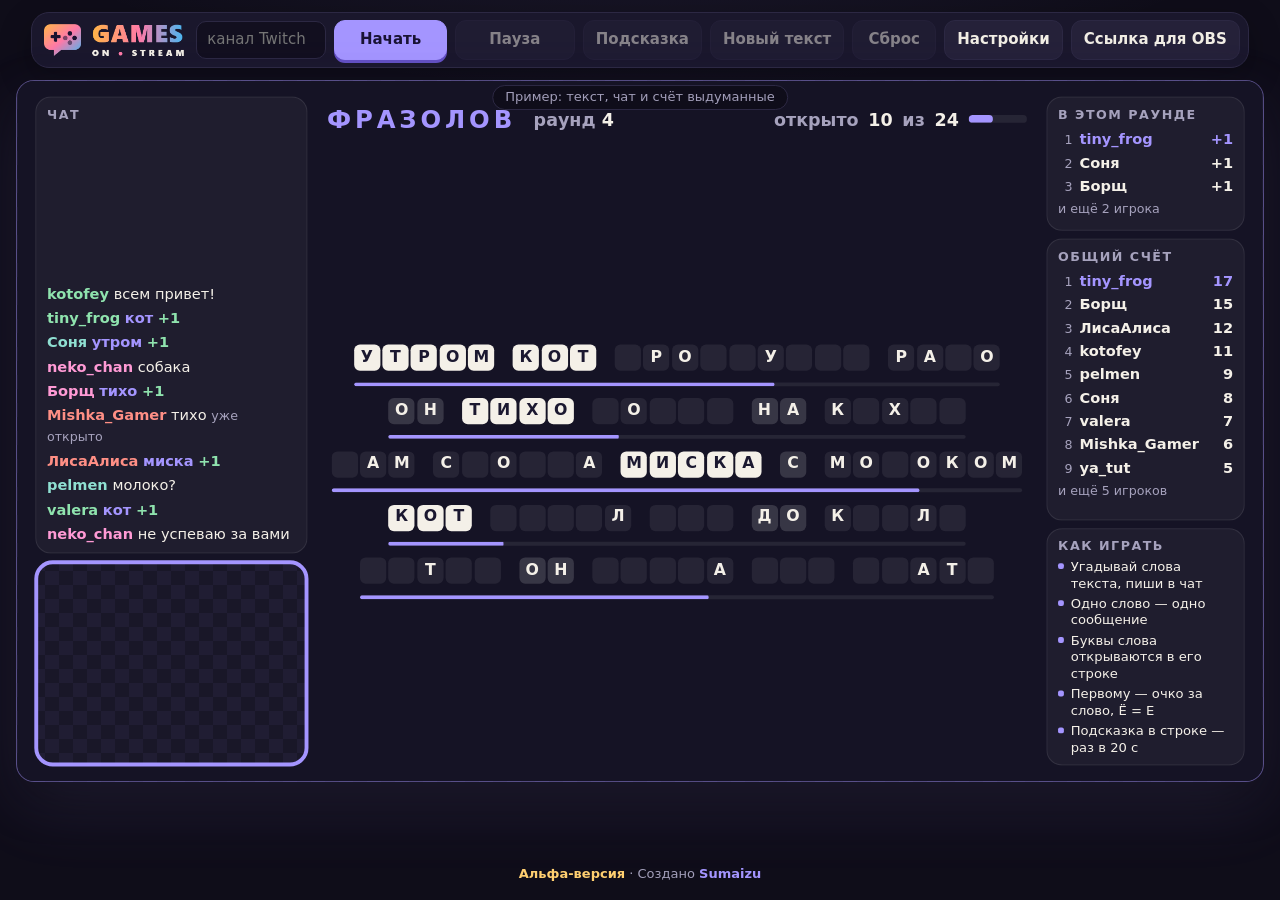
<file: site/index.html>
<!doctype html>
<html lang="ru">
<head>
<meta charset="utf-8">
<meta name="viewport" content="width=device-width, initial-scale=1">
<title>Фразолов — угадай текст вместе с чатом Twitch</title>
<meta name="description" content="Игра для чата Twitch на русском: загадан короткий текст из пяти предложений, зрители пишут в чат слова из него, и буквы угаданного слова открываются в его строке. Играй прямо в браузере или вставь ссылку в OBS — ставить ничего не нужно.">
<link rel="icon" href="data:image/svg+xml,%3Csvg xmlns='http://www.w3.org/2000/svg' viewBox='0 0 32 32'%3E%3Crect width='32' height='32' rx='7' fill='%23a495ff'/%3E%3Ctext x='16' y='24' font-family='Arial' font-weight='900' font-size='22' text-anchor='middle' fill='%23191334'%3EФ%3C/text%3E%3C/svg%3E">
<link rel="stylesheet" href="css/page.css">
</head>
<body>
<main class="page">
  <header class="top">
    <a class="logo" href="https://gamesonstream.ru/" title="Все игры"><img src="images/logo.png" alt="Games on Stream" width="527" height="121"></a>
    <form class="controls" id="start" autocomplete="off">
      <input type="text" id="s-channel" placeholder="канал Twitch" spellcheck="false" aria-label="Канал Twitch">
      <button type="submit" class="primary" id="play">Начать</button>
      <button type="button" id="pause" disabled>Пауза</button>
      <button type="button" id="hint" disabled>Подсказка</button>
      <button type="button" id="skip" disabled>Новый текст</button>
      <button type="button" id="reset" title="Обнулить общий счёт" disabled>Сброс</button>
      <button type="button" id="toggle-settings" aria-expanded="false" aria-controls="settings">Настройки</button>
      <button type="button" id="toggle-link" aria-expanded="false" aria-controls="link-panel">Ссылка для OBS</button>
    </form>
    <section class="panel popover" id="link-panel" hidden>
      <div class="row">
        <input type="text" id="link" readonly aria-label="Ссылка на оверлей">
        <button type="button" id="copy">Копировать</button>
      </div>
      <p class="status" id="link-status"></p>
      <p class="hint">Вставь ссылку в источник «Браузер» в OBS, размер 1920×1080 (у минималистичного оверлея — 640×1080). Игра начинается через 10 секунд после того, как источник появился на экране, и останавливается, когда он скрыт. Игра сообщает сайту название канала и время игры — только для статистики автора, кто играет.</p>
    </section>
  </header>

  <div class="layout" id="layout">
    <div class="stage">
      <div class="screen">
        <iframe id="game" title="Фразолов"></iframe>
        <p class="note" id="example-note">Пример: текст, чат и счёт выдуманные</p>
      </div>
    </div>

    <form class="panel settings" id="settings" autocomplete="off" hidden>
      <label class="check first"><input type="checkbox" id="s-mini"><span>Минималистичный оверлей <span class="hint">вертикальный, 640×1080, без фона: только текст</span></span></label>
      <fieldset>
        <legend>Раунд</legend>
        <div class="field">
          <label for="s-hint_every">Подсказка</label>
          <div class="row"><input type="number" id="s-hint_every" min="0" max="3600"><span class="hint">секунд без угаданных слов в строке — и в ней открывается одна буква</span></div>
          <p class="hint">0 — без подсказок</p>
        </div>
        <div class="field">
          <label for="s-pause">Пауза между раундами</label>
          <div class="row"><input type="number" id="s-pause" min="3" max="3600"><span class="hint">секунд</span></div>
        </div>
        <div class="field">
          <label for="s-round_time">Лимит времени на раунд</label>
          <div class="row"><input type="number" id="s-round_time" min="0" max="7200"><span class="hint">секунд</span></div>
          <p class="hint">0 — раунд идёт, пока не открыт весь текст</p>
        </div>
      </fieldset>

      <fieldset>
        <legend>Чат</legend>
        <label class="check">
          <input type="checkbox" id="s-chat_commands">
          <span>Команды для стримера и модераторов
            <span class="hint"><code>!фразолов-раунд</code> — закончить раунд</span>
            <span class="hint"><code>!фразолов-пауза</code> — пауза, ещё раз — продолжить</span>
            <span class="hint"><code>!фразолов-сброс</code> — обнулить общий счёт</span>
          </span>
        </label>
      </fieldset>

      <fieldset>
        <legend>Общий счёт</legend>
        <div class="field">
          <label for="s-reset_mode">Сбрасывать</label>
          <select id="s-reset_mode">
            <option value="never">только вручную: кнопкой или командой</option>
            <option value="day">каждый день</option>
            <option value="week">каждую неделю, в понедельник</option>
            <option value="month">каждый месяц, первого числа</option>
            <option value="timer">по таймеру</option>
          </select>
        </div>
        <div class="field" id="reset-hour-field">
          <label for="s-reset_hour">В котором часу</label>
          <div class="row"><input type="number" id="s-reset_hour" min="0" max="23"><span class="hint">часов, по времени компьютера с игрой</span></div>
        </div>
        <div class="field" id="reset-hours-field">
          <label for="s-reset_hours">Таймер</label>
          <div class="row"><span class="hint">каждые</span><input type="number" id="s-reset_hours" min="1" max="720"><span class="hint">часов</span></div>
        </div>
      </fieldset>

      <fieldset>
        <legend>Звук</legend>
        <label class="check"><input type="checkbox" id="s-sound"><span>Звуки игры</span></label>
        <div class="field">
          <label for="s-volume">Громкость</label>
          <div class="row">
            <input type="range" id="s-volume" min="0" max="100" step="5">
            <span class="hint" id="volume-text"></span>
            <button type="button" id="listen">Послушать</button>
          </div>
        </div>
      </fieldset>

      <fieldset id="webcam-field">
        <legend>Вид</legend>
        <div class="field">
          <span class="label" id="webcam-label">Окошко под вебку</span>
          <div class="switch" role="group" aria-labelledby="webcam-label">
            <button type="button" data-webcam="none">Без вебки</button><button type="button" data-webcam="cam">С вебкой</button><button type="button" data-webcam="vtuber">Витубер</button>
          </div>
        </div>
      </fieldset>

      <div class="footer"><button type="button" class="quiet" id="defaults">Рекомендуемые настройки</button></div>
    </form>
  </div>
  <footer class="foot">
    <p class="tagline" id="status"></p>
    <p class="author"><span class="alpha">Альфа-версия</span> · Создано <a href="https://twitch.tv/sumaizu" target="_blank" rel="noopener">Sumaizu</a></p>
  </footer>
</main>
<script type="module" src="js/page.js"></script>
</body>
</html>
</file>
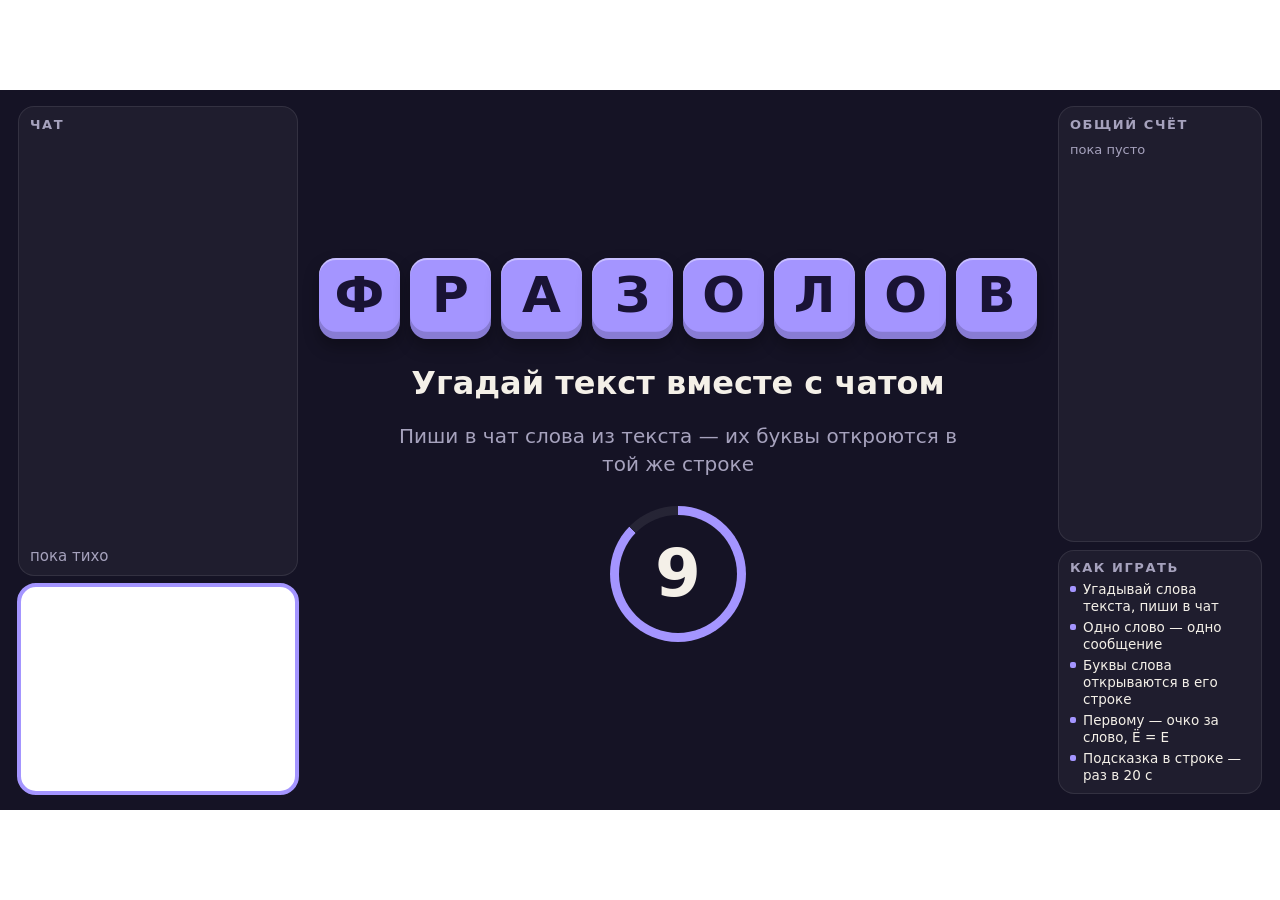
<file: site/overlay.html>
<!doctype html>
<html lang="ru">
<head>
<meta charset="utf-8">
<meta name="viewport" content="width=device-width, initial-scale=1">
<title>Фразолов</title>
<link rel="stylesheet" href="css/overlay.css">
</head>
<body>
<div id="stage" hidden>
  <div class="card" id="card">
    <div class="cam"></div>
    <section class="main" id="main">
      <header class="head" id="head">
        <img class="logo" src="images/logo.png" alt="Games on Stream">
        <div class="brand">Фразолов</div>
        <div class="brand-tiles" id="brand-tiles"></div>
        <div class="round">раунд <b id="round"></b></div>
        <div class="status" id="status"></div>
        <div class="clock" id="clock" hidden></div>
        <div class="count">открыто <b id="found">0</b> из <b id="total">0</b><span class="meter"><i id="meter"></i></span></div>
      </header>
      <div class="play" id="play">
        <div class="timeline" id="timeline">
          <div class="track"><div class="fill" id="fill"></div></div>
          <div class="label" id="label"></div>
        </div>
        <div class="phrase" id="phrase"></div>
      </div>
      <div class="lobby" id="lobby" hidden>
        <div class="letters" id="lobby-tiles"></div>
        <h1>Угадай текст вместе с чатом</h1>
        <p>Пиши в чат слова из текста — их буквы откроются в той же строке</p>
        <div class="countdown" id="countdown"><b id="countdown-number"></b></div>
      </div>
      <div class="pause" id="pause" hidden>
        <h2>Пауза</h2>
        <div class="boards">
          <div class="list" id="board-round"><h3 id="h-pause-round"></h3><ol id="pause-round"></ol></div>
          <div class="list" id="board-total"><h3>Общий счёт</h3><ol id="pause-total"></ol></div>
        </div>
      </div>
    </section>
    <aside class="list chatbox"><h3>Чат</h3><div class="chat" id="chat"></div></aside>
    <aside class="side" id="side">
      <div class="list" id="box-round"><h3 id="h-round"></h3><ol id="list-round"></ol></div>
      <div class="list grow" id="box-total"><h3>Общий счёт</h3><ol id="list-total"></ol></div>
      <div class="list rules" id="box-rules"><h3>Как играть</h3><ul id="rules"></ul></div>
    </aside>
  </div>
</div>
<script type="module" src="js/overlay.js"></script>
<svg class="defs" width="0" height="0" aria-hidden="true">
  <filter id="glow" x="-20%" y="-60%" width="140%" height="220%">
    <feGaussianBlur in="SourceGraphic" stdDeviation="1.2" result="blur"/>
    <feComponentTransfer in="blur" result="halo"><feFuncA type="linear" slope="0.9"/></feComponentTransfer>
    <feMerge><feMergeNode in="halo"/><feMergeNode in="SourceGraphic"/></feMerge>
  </filter>
</svg>
</body>
</html>
</file>
<file: site/css/page.css>
:root {
  color-scheme: dark;
  --bg: #0f0d19;
  --panel: #1a172c;
  --field: #120f1f;
  --line: #2c2843;
  --ink: #f1ede4;
  --muted: #a29eb9;
  --accent: #a495ff;
  --accent-ink: #191334;
  --accent-deep: #6350c4;
  --frame: rgba(164, 149, 255, .42);
  --glow: rgba(164, 149, 255, .12);
  --ok: #7fd9a2;
  --warn: #ffcf70;
}

* { box-sizing: border-box; }
[hidden] { display: none !important; }
html { height: 100%; background: var(--bg); }

body {
  height: 100%; margin: 0; padding: 12px 16px 16px; color: var(--ink);
  background: radial-gradient(1000px 360px at 50% -160px, var(--glow), transparent 70%) no-repeat, var(--bg);
  font: 15px/1.45 "Segoe UI", system-ui, -apple-system, Roboto, "Helvetica Neue", Arial, sans-serif;
}

p { margin: 0; }
code { font-family: Consolas, "Cascadia Mono", monospace; font-size: 13px; color: var(--accent); }
:focus-visible { outline: 2px solid var(--accent); outline-offset: 2px; }

.page { height: 100%; display: flex; flex-direction: column; gap: 12px; }
.top {
  position: relative; flex: none; align-self: center; max-width: 100%;
  display: flex; flex-wrap: wrap; align-items: center; justify-content: center; gap: 8px 12px;
  padding: 7px 8px 7px 12px; border-radius: 18px; background: var(--panel); border: 1px solid var(--line);
  box-shadow: 0 12px 32px rgba(0, 0, 0, .28);
}
.logo { display: block; flex: none; border-radius: 8px; }
.logo img { display: block; width: 140px; height: auto; transition: transform .15s; }
.logo:hover img { transform: scale(1.04); }
.foot {
  flex: none; display: flex; flex-wrap: wrap; align-items: center; justify-content: center; gap: 2px 16px;
  padding: 0 8px; font-size: 13px;
}
.tagline {
  flex: 0 1 auto; min-width: 0; color: var(--muted);
  white-space: nowrap; overflow: hidden; text-overflow: ellipsis;
}
.tagline:empty { display: none; }
.tagline.ok { color: var(--ok); }
.tagline.warn { color: var(--warn); }
.controls { display: flex; flex-wrap: wrap; align-items: center; gap: 8px; }
.controls input { width: 130px; }
#play { min-width: 7.5em; }
#pause { min-width: 8em; }
#hint { min-width: 7.2em; }
#skip { min-width: 8.2em; }
#reset { min-width: 5.6em; }
#reset.armed { border-color: var(--warn); color: var(--warn); }
.author { color: var(--muted); white-space: nowrap; }
.author a { color: var(--accent); font-weight: 700; text-decoration: none; }
@media (max-width: 560px) {
  .author { white-space: normal; text-align: center; }
}
.author a:hover { text-decoration: underline; }
.alpha { color: var(--warn); font-weight: 700; }
.popover {
  position: absolute; right: 0; top: calc(100% + 8px); z-index: 5; width: min(600px, 100%);
  box-shadow: 0 18px 44px rgba(0, 0, 0, .55);
}

.panel {
  background: var(--panel); border: 1px solid var(--line); border-radius: 18px; padding: 16px 18px; min-width: 0;
}
h2, legend {
  margin: 0 0 10px; padding: 0; font-size: 13px; font-weight: 700; letter-spacing: .1em; text-transform: uppercase;
  color: var(--muted);
}
.hint { color: var(--muted); font-size: 13px; }
.panel > .hint { margin-top: 8px; }

.layout {
  flex: 1; min-height: 0; display: grid; gap: 16px;
  grid-template: minmax(0, 1fr) / minmax(0, 1fr);
}
.layout.with-settings { grid-template-columns: minmax(0, 1fr) 400px; }
.stage { min-width: 0; min-height: 0; display: grid; place-items: start center; container-type: size; }
.screen {
  position: relative; width: 100%; height: 100%; border-radius: 18px; overflow: hidden;
  border: 1px solid var(--frame); box-shadow: 0 24px 70px var(--glow), 0 18px 40px rgba(0, 0, 0, .35);
  background: repeating-conic-gradient(#201d33 0% 25%, #191728 0% 50%) 0 0 / 28px 28px;
}
@supports (width: 1cqw) {
  .screen { width: min(100cqw, 100cqh * 16 / 9); height: auto; aspect-ratio: 16 / 9; }
  .screen.mini { width: min(100cqw, 100cqh * 16 / 27); aspect-ratio: 16 / 27; }
}
.screen iframe { position: absolute; inset: 0; width: 100%; height: 100%; border: 0; color-scheme: light; }
.note {
  position: absolute; left: 50%; top: 4px; transform: translateX(-50%); padding: 2px 12px; border-radius: 999px;
  background: rgba(15, 13, 25, .9); border: 1px solid var(--line); color: var(--muted); font-size: 13px;
  white-space: nowrap; pointer-events: none;
}
.settings { min-height: 0; overflow-y: auto; }
@media (max-width: 900px) {
  html, body, .page { height: auto; }
  .layout, .layout.with-settings { grid-template: auto / minmax(0, 1fr); }
  .stage { container-type: normal; }
  .screen { width: 100%; height: auto; aspect-ratio: 16 / 9; }
  .screen.mini { aspect-ratio: 16 / 27; }
  .settings { overflow-y: visible; }
}

button {
  font: inherit; font-weight: 700; color: var(--ink); background: #252139; border: 1px solid var(--line);
  border-radius: 11px; padding: 8px 12px; cursor: pointer;
}
button:hover { border-color: var(--muted); }
button:disabled { opacity: .5; cursor: default; }
button.primary {
  background: var(--accent); border-color: var(--accent); color: var(--accent-ink);
  box-shadow: 0 3px 0 var(--accent-deep);
}
button.primary:active:not(:disabled) { transform: translateY(2px); box-shadow: 0 1px 0 var(--accent-deep); }
button.quiet { background: none; color: var(--muted); font-weight: 400; }
button[aria-expanded="true"] { border-color: var(--accent); color: var(--accent); }

input, select {
  font: inherit; color: var(--ink); background: var(--field); border: 1px solid var(--line); border-radius: 10px;
  padding: 7px 10px; min-width: 0;
}
input[type=number] { width: 86px; }
input[type=range] {
  flex: 1 1 140px; max-width: 220px; padding: 0; border: 0; background: none; accent-color: var(--accent);
}
input[type=checkbox] { width: 17px; height: 17px; accent-color: var(--accent); flex: none; margin: 2px 0 0; }

.row { display: flex; flex-wrap: wrap; align-items: center; gap: 8px; }
.row > input[type=text] { flex: 1 1 140px; }

#link { font-family: Consolas, "Cascadia Mono", monospace; font-size: 13px; }
.status { margin-top: 10px; font-size: 14px; color: var(--muted); }
.status:empty { display: none; }
.status.warn { color: var(--warn); }

fieldset { border: 0; margin: 0 0 18px; padding: 0; display: grid; gap: 12px; min-width: 0; }
.field { display: grid; gap: 4px; min-width: 0; }
.field > label, .field > .label { font-weight: 600; }
.check { display: flex; gap: 9px; align-items: flex-start; }
.check span { display: block; }
.check.first { margin-bottom: 18px; }

.switch {
  display: inline-flex; justify-self: start; border: 1px solid var(--line); border-radius: 11px; overflow: hidden;
}
.switch button { border: 0; border-radius: 0; background: var(--field); color: var(--muted); white-space: nowrap; }
.switch button.on { background: var(--accent); color: var(--accent-ink); }

.footer { display: flex; justify-content: flex-end; }
</file>
<file: site/css/overlay.css>
:root {
  --accent: #a495ff;
  --accent-ink: #191334;
  --card: #151325;
  --line: rgba(255, 255, 255, .09);
  --ink: #f4f0e8;
  --ink-dark: #1b1830;
  --muted: #a6a2bd;
  --empty: rgba(255, 255, 255, .075);
  --miss: #ff9a8f;
  --plus: #8fe3ae;
  --thyme: #5edc1f;
  --snow: #a6d6ff;
  --glare: #ff2b2b;
  --cell: 40px;
}

* { box-sizing: border-box; }
[hidden] { display: none !important; }
.defs { position: absolute; }
html, body { height: 100%; margin: 0; overflow: hidden; background: transparent; }

body {
  font-family: "Segoe UI", system-ui, -apple-system, Roboto, "Helvetica Neue", Arial, sans-serif;
  color: var(--ink);
  -webkit-font-smoothing: antialiased;
}

#stage {
  position: absolute; left: 50%; top: 50%; width: 1280px; height: 720px;
  transform: translate(-50%, -50%) scale(var(--k, 1));
}

.card {
  position: absolute; inset: 0; z-index: 0; padding: 16px 18px;
  display: grid; gap: 8px 20px;
  grid-template: "chat main side" minmax(0, 1fr) "cam main side" 210px / 280px minmax(0, 1fr) 204px;
  overflow: hidden;
}

.cam { grid-area: cam; position: relative; z-index: -1; border-radius: 18px; box-shadow: 0 0 0 2000px var(--card); }
.cam::after {
  content: ""; position: absolute; inset: -1px; border-radius: 19px; border: 4px solid var(--accent);
}

.nocam .cam { display: none; }
.nocam .chatbox { grid-row: 1 / 3; }
.vtuber .card { grid-template: "chat main side" minmax(0, 1fr) "cam main side" 360px / 280px minmax(0, 1fr) 204px; }
.nocam .card { background: var(--card); }

.mini { --empty: rgba(21, 19, 37, .62); --muted: #cfcbe2; }
.mini #stage { width: 426.667px; }
.mini .cam, .mini .chatbox, .mini .side, .mini .round, .mini .status,
.mini .clock, .mini .count, .mini .timeline { display: none; }
.mini .play { grid-template-rows: minmax(0, 1fr); }
.mini .card {
  inset: 0; padding: 12px 12px; grid-template: "main" minmax(0, 1fr) / minmax(0, 1fr);
  background: none;
}
.mini .head { height: 40px; gap: 10px; }
.mini .head .logo { display: block; height: 32px; }
.mini .head .brand { display: none; }
.mini .head .brand-tiles { display: flex; gap: 3px; }
.brand-tiles .tile { --tile: 27px; animation: none; }
.mini .head, .mini .lobby, .mini .pause h2 { text-shadow: 0 1px 2px rgba(0, 0, 0, .95), 0 0 8px rgba(0, 0, 0, .7); }
.mini .list { background: rgba(21, 19, 37, .78); }
.mini .lobby .tile, .mini .head .tile { text-shadow: none; }

.main { grid-area: main; min-width: 0; min-height: 0; display: flex; flex-direction: column; gap: 8px; }

.head { flex: none; height: 46px; display: flex; align-items: center; gap: 18px; min-width: 0; }
.head .logo, .head .brand-tiles { display: none; }
.brand { font-weight: 900; font-size: 25px; letter-spacing: .16em; text-transform: uppercase; color: var(--accent); }
.round { font-size: 18px; font-weight: 600; color: var(--muted); white-space: nowrap; }
.round b { color: var(--ink); font-weight: 800; }
.status {
  flex: 1; min-width: 0; text-align: center; font-size: 19px; font-weight: 600;
  white-space: nowrap; overflow: hidden; text-overflow: ellipsis;
}
.results .status { color: var(--accent); font-weight: 800; font-size: 21px; }
.clock {
  font-size: 20px; font-weight: 800; font-variant-numeric: tabular-nums; padding: 3px 12px; border-radius: 12px;
  background: var(--empty);
}
.count {
  display: flex; align-items: center; gap: 10px; font-size: 18px; font-weight: 600; color: var(--muted);
  white-space: nowrap;
}
.count b { color: var(--ink); font-weight: 800; font-variant-numeric: tabular-nums; }
.meter { width: 60px; height: 8px; border-radius: 4px; background: var(--empty); overflow: hidden; }
.meter i {
  display: block; height: 100%; width: 0; border-radius: 4px; background: var(--accent); transition: width .4s ease;
}

.play { flex: 1; min-height: 0; display: grid; grid-template-rows: 20px minmax(0, 1fr); gap: 10px; }
.play.enter { animation: play-in .55s cubic-bezier(.2, .9, .3, 1); }
@keyframes play-in { from { opacity: 0; transform: translateY(16px) scale(.97); } }

.letters { display: flex; justify-content: center; align-items: center; gap: 10px; min-width: 0; }
.tile {
  flex: none; width: var(--tile, 84px); height: var(--tile, 84px); border-radius: calc(var(--tile, 84px) * .21);
  display: grid; place-items: center; padding-bottom: calc(var(--tile, 84px) * .08);
  background: var(--accent); color: var(--accent-ink);
  font-weight: 900; font-size: calc(var(--tile, 84px) * .62); line-height: 1; text-transform: uppercase;
  box-shadow: inset 0 calc(var(--tile, 84px) * -.09) 0 rgba(0, 0, 0, .17), inset 0 2px 0 rgba(255, 255, 255, .38),
              0 8px 16px rgba(0, 0, 0, .3);
  animation: tile-in .45s cubic-bezier(.2, 1.3, .4, 1) backwards; animation-delay: calc(var(--i) * 45ms);
}
.mini .lobby .tile { box-shadow: inset 0 calc(var(--tile, 84px) * -.09) 0 rgba(0, 0, 0, .17); }
@keyframes tile-in { from { transform: translateY(-18px) rotate(-9deg) scale(.6); opacity: 0; } }

.timeline { display: flex; align-items: center; gap: 12px; }
.track { flex: 1; height: 6px; border-radius: 3px; background: var(--empty); overflow: hidden; }
.fill {
  height: 100%; border-radius: 3px; background: var(--accent); transform-origin: left;
  transform: scaleX(var(--p, 1));
}
.label {
  font-size: 14px; font-weight: 600; color: var(--muted); font-variant-numeric: tabular-nums; white-space: nowrap;
}

.phrase {
  min-width: 0; min-height: 0;
  display: flex; flex-direction: column; justify-content: center; align-items: center;
  gap: calc(var(--cell) * .45);
}
.sentence { display: flex; flex-direction: column; align-items: center; gap: calc(var(--cell) * .25); }
.line { display: flex; justify-content: center; gap: calc(var(--cell) * .7); }
.bar {
  align-self: stretch; height: 4px; margin-top: 5px; border-radius: 2px; background: var(--empty); overflow: hidden;
}
.bar i {
  display: block; height: 100%; border-radius: 2px; background: var(--accent); transform-origin: left;
  transform: scaleX(var(--p, 1));
}
.word { display: flex; gap: calc(var(--cell) * .09); height: var(--cell); }
.word span {
  width: var(--cell); height: var(--cell); border-radius: calc(var(--cell) * .22);
  display: grid; place-items: center; padding-bottom: calc(var(--cell) * .04);
  background: var(--empty); color: var(--ink);
  font-weight: 800; font-size: calc(var(--cell) * .6); line-height: 1; text-transform: uppercase;
}
.word.open span { background: var(--ink); color: var(--ink-dark); }
.word.shown span { background: rgba(255, 255, 255, .15); color: var(--ink); }
.word.missed span { background: transparent; color: var(--miss); box-shadow: inset 0 0 0 2px rgba(255, 154, 143, .5); }
.mini .word span {
  background: rgba(16, 14, 28, .86); color: #f4f0e8;
  box-shadow: inset 0 0 0 1.5px rgba(255, 255, 255, .55), 0 0 0 1.5px rgba(0, 0, 0, .65);
}
.mini .word.open span { background: var(--ink); color: var(--ink-dark); box-shadow: 0 0 0 1.5px rgba(0, 0, 0, .65); }
.mini .word.shown span { background: rgba(58, 54, 88, .92); }
.mini .word.missed span {
  background: rgba(16, 14, 28, .86);
  box-shadow: inset 0 0 0 2px rgba(255, 154, 143, .8), 0 0 0 1.5px rgba(0, 0, 0, .65);
}
.word.pop span { animation: cell-flip .42s ease-out backwards; animation-delay: calc(var(--j) * 40ms); }
.word.open.pop span {
  animation: cell-flip .42s ease-out backwards, cell-glow 1.8s ease-out; animation-delay: calc(var(--j) * 40ms);
}
.word span.lit { animation: lit-in 1.4s ease-out; }
@keyframes cell-flip { from { transform: rotateX(90deg); } 60% { transform: rotateX(-12deg) scale(1.08); } }
@keyframes cell-glow {
  from, 55% {
    background: var(--accent); color: var(--accent-ink);
    box-shadow: 0 0 0 2px var(--accent), 0 0 calc(var(--cell) * .5) var(--accent);
  }
}
@keyframes lit-in { from, 40% { background: var(--accent); color: var(--accent-ink); transform: scale(1.5); } }

.lobby {
  flex: 1; min-height: 0; display: flex; flex-direction: column; align-items: center; justify-content: center;
  gap: 20px; text-align: center;
}
.lobby h1 { margin: 6px 0 0; font-size: 32px; line-height: 1.15; font-weight: 800; }
.lobby p { margin: 0; max-width: 560px; font-size: 20px; line-height: 1.4; color: var(--muted); }
.countdown {
  position: relative; width: 136px; height: 136px; margin-top: 8px; border-radius: 50%;
  display: grid; place-items: center;
  background: conic-gradient(var(--accent) calc(var(--p, 1) * 360deg), var(--empty) 0);
}
.countdown::before { content: ""; position: absolute; inset: 9px; border-radius: 50%; background: var(--card); }
.countdown b {
  position: relative; font-size: 66px; font-weight: 900; line-height: 1; font-variant-numeric: tabular-nums;
}
.countdown.final b { color: var(--accent); }
.countdown b.beat { animation: beat .45s cubic-bezier(.2, 1.4, .4, 1); }
@keyframes beat { from { transform: scale(1.6); opacity: .2; } }

.list {
  min-width: 0; padding: 10px 12px; border-radius: 16px; background: rgba(255, 255, 255, .045);
  box-shadow: inset 0 0 0 1px var(--line);
}
.list h3 {
  margin: 0 0 5px; font-size: 13px; line-height: 17px; font-weight: 700; letter-spacing: .12em;
  text-transform: uppercase; color: var(--muted);
}
.list ol, .list ul { list-style: none; margin: 0; padding: 0; }
.list ol li { display: flex; align-items: baseline; gap: 7px; height: 24px; font-size: 15px; line-height: 24px; }
.list .place {
  width: 15px; text-align: right; font-size: 13px; color: var(--muted); font-variant-numeric: tabular-nums;
}
.list .name { flex: 1; min-width: 0; font-weight: 600; white-space: nowrap; overflow: hidden; text-overflow: ellipsis; }
.list .points { font-weight: 800; font-variant-numeric: tabular-nums; }
.list li.first .name, .list li.first .points { color: var(--accent); }
.list ol li.note { font-size: 13px; color: var(--muted); white-space: nowrap; overflow: hidden; }

.pause { flex: 1; min-height: 0; display: flex; flex-direction: column; gap: 14px; }
.pause h2 {
  flex: none; margin: 0; height: 46px; line-height: 46px; text-align: center;
  font-weight: 900; font-size: 34px; letter-spacing: .16em; text-transform: uppercase; color: var(--accent);
}
.paused .side { display: none; }
.paused .main { grid-column: main / side; }
.mini .paused .main { grid-column: main; }
.boards { flex: 1; min-height: 0; display: grid; grid-template-columns: 1fr 1fr; gap: 16px; }
.boards .list { min-height: 0; overflow: hidden; padding: 14px 18px; }
.boards h3 { margin-bottom: 8px; font-size: 15px; }
.boards ol li { gap: 10px; height: 32px; font-size: 20px; line-height: 32px; }
.boards .place { width: 24px; font-size: 16px; }
.boards ol li.note { font-size: 16px; }

.side { grid-area: side; display: flex; flex-direction: column; gap: 8px; min-width: 0; min-height: 0; }
.side .grow { flex: 1; min-height: 0; overflow: hidden; }
.results #box-round { box-shadow: inset 0 0 0 2px var(--accent); }
.results #box-round h3 { color: var(--accent); }

.rules { flex: none; padding: 9px 12px 10px; }
.rules li { position: relative; margin-top: 4px; padding-left: 13px; font-size: 13.5px; line-height: 17px; }
.rules li::before {
  content: ""; position: absolute; left: 0; top: 5px; width: 6px; height: 6px; border-radius: 2px;
  background: var(--accent);
}

.chatbox { grid-area: chat; display: flex; flex-direction: column; min-height: 0; }
.chat {
  flex: 1; min-height: 0; overflow: hidden; display: flex; flex-direction: column; justify-content: flex-end; gap: 5px;
  -webkit-mask-image: linear-gradient(to bottom, transparent, #000 30px);
  mask-image: linear-gradient(to bottom, transparent, #000 30px);
}
.msg {
  flex: none; font-size: 15px; line-height: 20px; overflow-wrap: anywhere;
  display: -webkit-box; -webkit-box-orient: vertical; -webkit-line-clamp: 4; overflow: hidden;
}
.msg b { font-weight: 700; }
.msg img { height: 22px; width: auto; margin: -4px 0 -2px; vertical-align: middle; }
.msg.hit .text { color: var(--accent); font-weight: 700; }
.msg .points { font-style: normal; font-weight: 800; color: var(--plus); }
.msg .mark { font-style: normal; font-size: 13px; color: var(--muted); }
.msg.note { color: var(--muted); }
.msg.pop { animation: msg-in .3s ease-out; }
@keyframes msg-in { from { transform: translateY(10px); opacity: 0; } }

.rainbow {
  background:
    linear-gradient(rgba(255, 255, 255, .35), rgba(255, 255, 255, .12) 54%, rgba(0, 0, 0, .05) 56%, rgba(0, 0, 0, .3)),
    linear-gradient(90deg, #ff2b2b, #ff8a00, #ffe100, #1ee35a, #00b2ff, #7b3cff, #ff2bd2, #ff2b2b) 0 0 / 120px 100%;
  filter: url(#glow);
  animation: rainbow 2.4s linear var(--phase, 0s) infinite;
}
.rainbow, .list li.first .name.rainbow {
  -webkit-background-clip: text; background-clip: text; -webkit-text-fill-color: transparent; color: transparent;
}
@keyframes rainbow { to { background-position: 0 0, 120px 0; } }
.white, .list li.first .name.white { color: #fff; }
.thyme, .list li.first .name.thyme { color: var(--thyme); }
.heart, .list li.first .name.heart {
  background:
    linear-gradient(rgba(255, 255, 255, .35), rgba(255, 255, 255, .12) 54%, rgba(0, 0, 0, .05) 56%, rgba(0, 0, 0, .3)),
    linear-gradient(90deg, #e3333d, #ff5560, #c81e2b, #f2414b, #b8162a, #e3333d) 0 0 / 240px 100%;
  -webkit-background-clip: text; background-clip: text; -webkit-text-fill-color: transparent; color: transparent;
  filter: url(#glow);
  animation: heart-reds 8s linear var(--phase, 0s) infinite;
}
@keyframes heart-reds { to { background-position: 0 0, 240px 0; } }
.snow, .list li.first .name.snow {
  background: linear-gradient(105deg, var(--snow) 0 46.5%, #fff 49.5% 50.5%, var(--snow) 53.5% 100%) -230px 0 /
    400px 100%;
  -webkit-background-clip: text; background-clip: text; -webkit-text-fill-color: transparent; color: transparent;
  animation: snow-glint 6s ease-in-out var(--phase, 0s) infinite;
}
@keyframes snow-glint { 0%, 70% { background-position: -230px 0; } 100% { background-position: 20px 0; } }
.glare, .list li.first .name.glare {
  background:
    linear-gradient(rgba(255, 255, 255, .35), rgba(255, 255, 255, .12) 54%, rgba(0, 0, 0, .05) 56%, rgba(0, 0, 0, .3)),
    radial-gradient(closest-side, #fff 30%, #ffc2c2 50%, var(--glare) 90%) center / 70% 100% no-repeat, var(--glare);
  -webkit-background-clip: text; background-clip: text; -webkit-text-fill-color: transparent; color: transparent;
  filter: url(#glow);
  animation: glare 3s linear var(--phase, 0s) infinite;
}
.list .name.glare { flex: 0 1 auto; margin-right: auto; }
@keyframes glare {
  0%, 100% { background-size: auto, 70% 100%; }
  9% { background-size: auto, 25% 100%; }
  13% { background-size: auto, 120% 100%; }
  31% { background-size: auto, 55% 100%; }
  35% { background-size: auto, 100% 100%; }
  52% { background-size: auto, 30% 100%; }
  56% { background-size: auto, 95% 100%; }
  74% { background-size: auto, 60% 100%; }
  78% { background-size: auto, 110% 100%; }
}
.gem, .list li.first .name.gem {
  background:
    linear-gradient(100deg, transparent 0 44%, rgba(255, 255, 255, .95) 50%, transparent 56% 100%) -300px 0 / 300px 100%
      no-repeat,
    linear-gradient(rgba(255, 255, 255, .45), rgba(255, 255, 255, .18) 54%, rgba(0, 0, 0, .05) 56%, rgba(0, 0, 0, .3)),
    linear-gradient(90deg, #00d980, #4dffb8 10%, #00d980 22%, #08704f 26%, #8a0a26 29%, #ff1a3c 33%, #ff6680 44%,
      #ff1a3c 55%, #7a2dff 66%, #b57aff 77%, #7a2dff 88%, #00d980) 0 0 / 360px 100%;
  -webkit-background-clip: text; background-clip: text; -webkit-text-fill-color: transparent; color: transparent;
  filter: url(#glow);
  animation: gem 6s linear var(--phase, 0s) infinite;
}
@keyframes gem {
  from { background-position: -300px 0, 0 0, 0 0; }
  to { background-position: 300px 0, 0 0, 360px 0; }
}
</file>
